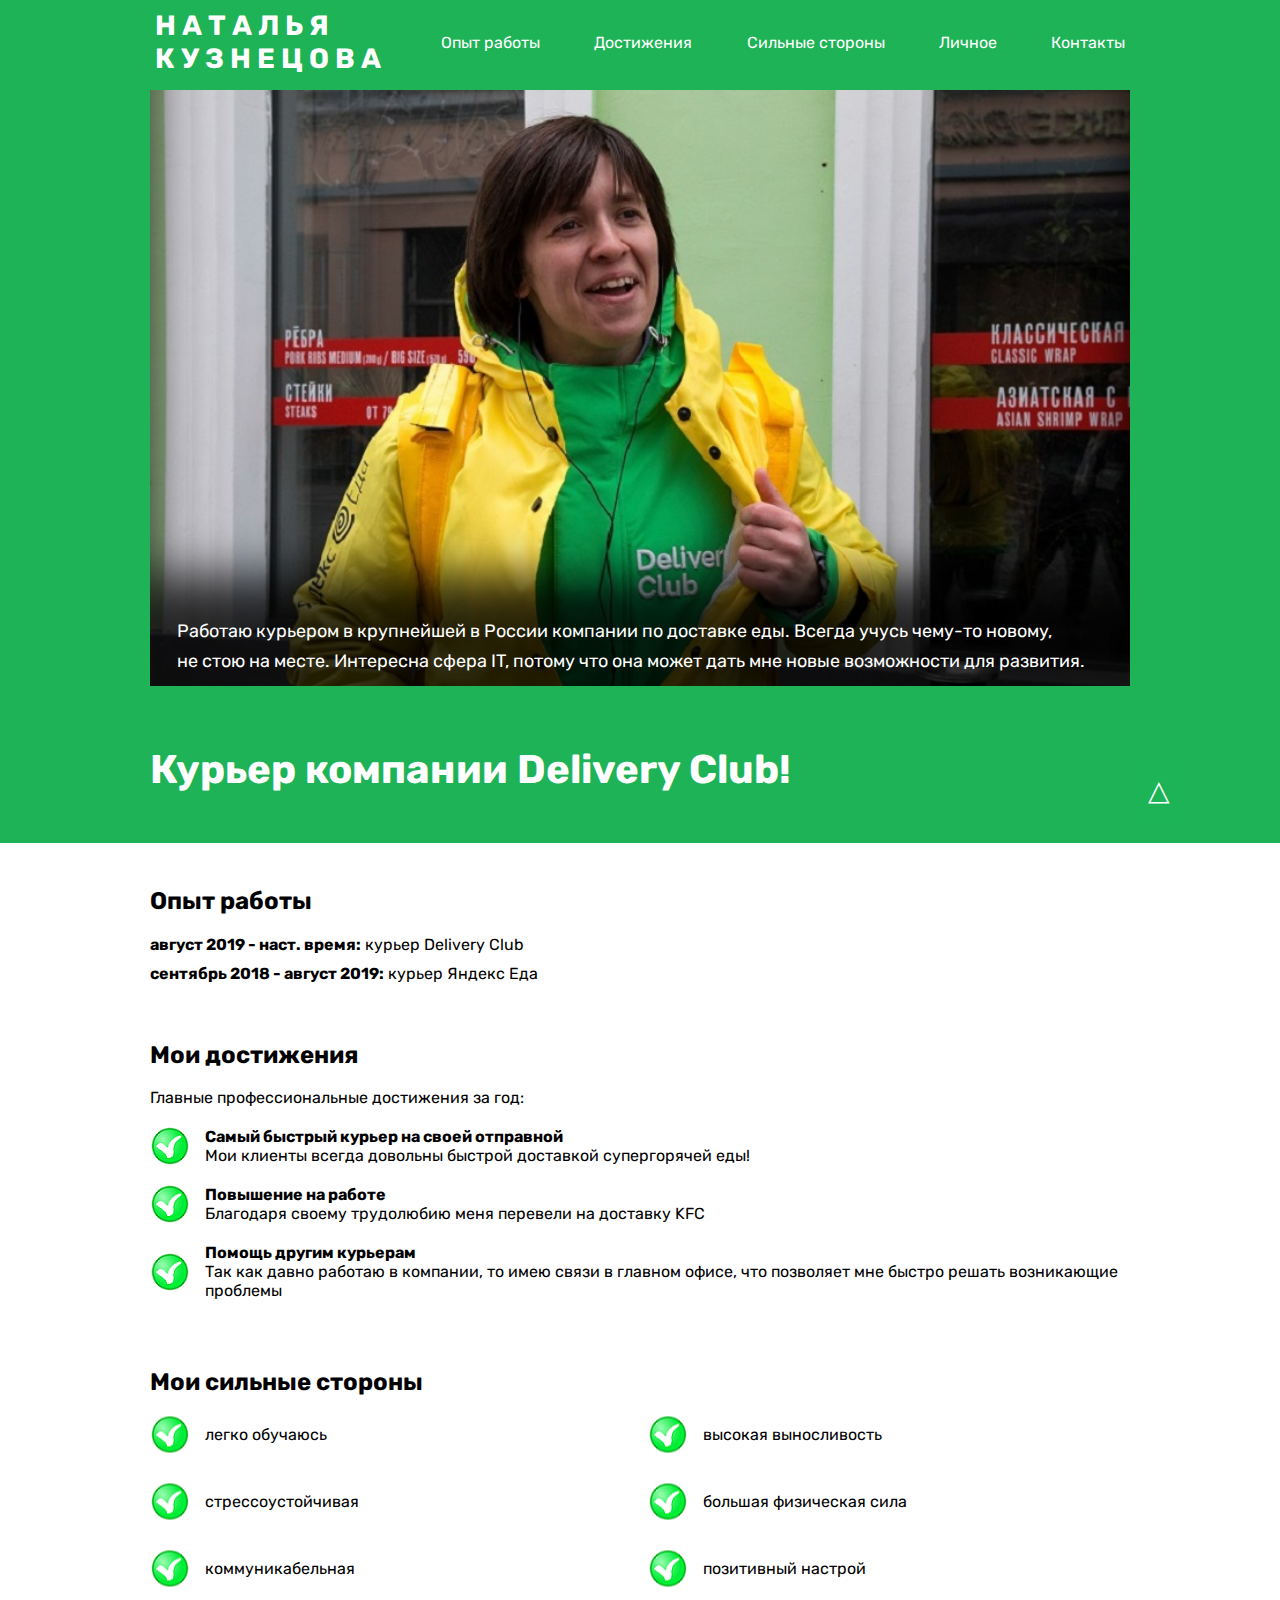
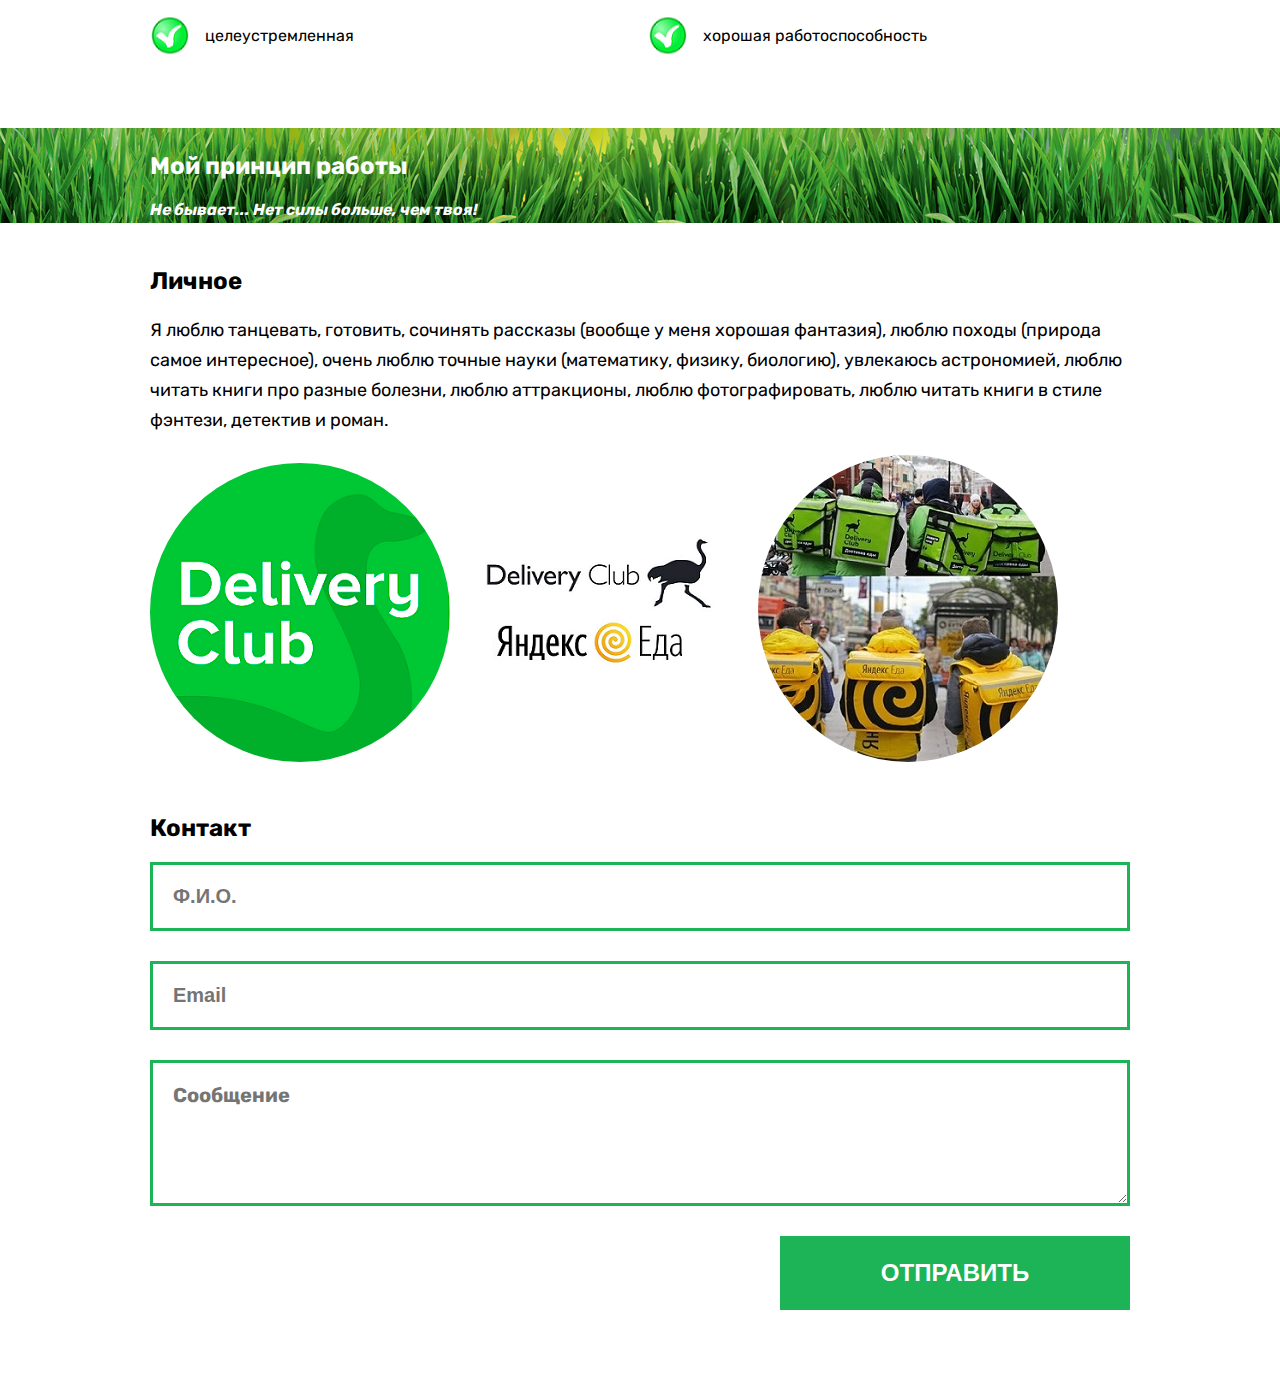
<file: index.html>
<!DOCTYPE html>
<html lang="en">
<head>
  <meta charset="UTF-8">
  <meta http-equiv="X-UA-Compatible" content="IE=edge">
  <meta name="viewport" content="width=device-width, initial-scale=1.0">
  <title>Визитка</title>
  <link rel="preconnect" href="https://fonts.gstatic.com">
  <link href="https://fonts.googleapis.com/css2?family=Rubik&display=swap" rel="stylesheet">
  <link rel="stylesheet" href="css/style.css" />
</head>
<body>
  <div>
      <div class="purple">
          <div class="block1" id="top">
        <ul class="cyan-text nav">
          <li><span class="bold-text cyan-text name-tag">НАТАЛЬЯ <br> КУЗНЕЦОВА</span></li>
          <li><a href="#experience">Опыт работы</a></li>
          <li><a href="#achievments">Достижения</a></li>
          <li><a href="#strong">Сильные стороны</a></li>
          <li><a href="#private">Личное</a></li>
          <li><a href="#contact"> Контакты</a></li>
        </ul>

        <div class="logo-container"></div>

        <p class="white-text paragraph text-overlap">
      Работаю курьером в крупнейшей в России компании по доставке еды. Всегда учусь чему-то новому, <br> не стою на месте. Интересна сфера IT, потому что она может дать мне новые возможности для развития.</p>
        <h1 class="white-text">Курьер компании Delivery Club!</h1> <br>
        </div>
      </div>  
    
   <div class="block1" id="experience">
  <h2>Опыт работы</h2>
    <ol class="exp">
      <li><span class="bold-text">август 2019 - наст. время:</span> курьер Delivery Club</li>
      <li> <span class="bold-text"> сентябрь 2018 - август 2019:</span> курьер Яндекс Еда</li>
    </ol>
    </div>

    <div class="block1" id="achievments">
      <h2>Мои достижения</h2>
      <p> Главные профессиональные достижения за год:</p>
        <ul class="achievements">
          <li> <span class="bold-text">Самый быстрый курьер на своей отправной</span> <br>
            Мои клиенты всегда довольны быстрой доставкой супергорячей еды!
          </li>
          <li> <span class="bold-text">Повышение на работе</span> <br>
            Благодаря своему трудолюбию меня перевели на доставку KFC</li>
          <li> <span class="bold-text">Помощь другим курьерам</span> <br>
            Так как давно работаю в компании, то имею связи в главном офисе, что позволяет мне быстро решать возникающие проблемы</li>
        </ul>
    </div>

    <div class="block1" id="strong">
          <h2>Мои сильные стороны</h2>
          <ul class="str-points">
            <li>легко обучаюсь</li>
            <li>стрессоустойчивая</li>
            <li>коммуникабельная</li>
            <li>целеустремленная</li>
            <li>высокая выносливость</li>
            <li>большая физическая сила</li>
            <li>позитивный настрой</li>
            <li>хорошая работоспособность</li>
          </ul>
      </div>
 
<div class="green-background">
   <div class="block1">
     <h2 class="white-text bold">Мой принцип работы</h2>
       <p class="white-text bold">
       <i>Не бывает... Нет силы больше, чем твоя!</i>
       </p> 
   </div>
</div>


  
  <div class="block1" id="private">
      <h2>Личное</h2>
      <p class="paragraph">
    Я люблю танцевать, готовить, сочинять рассказы (вообще у меня хорошая
    фантазия), люблю походы (природа самое интересное), очень люблю точные науки
    (математику, физику, биологию), увлекаюсь астрономией, люблю читать книги про
    разные болезни, люблю аттракционы, люблю фотографировать, люблю читать книги в
    стиле фэнтези, детектив и роман.
      </p>
      <img class="circle-img" src="img/p1.png" alt="picture 1">
      <img class="circle-img" src="img/p2.png" alt="picture 2">
      <img class="circle-img" src="img/p3.jpg" alt="picture 3">
  </div>

<div class="block1 no-padding-top" id="contact">
    <h2>Контакт</h2>
    <form action="/" method="POST" id="contact-form">
      <input type="text" name="FIO" placeholder="Ф.И.О.">
      <input type="email" name="email" placeholder="Email">
      <textarea name="message" placeholder="Сообщение"></textarea>
      <input type="submit" name="submit" id="submit" value="ОТПРАВИТЬ">
    </form>

    <a class="top" href="#top">&#9651</a>
    <br>
</div>
</div>

</body>
</html>
</file>
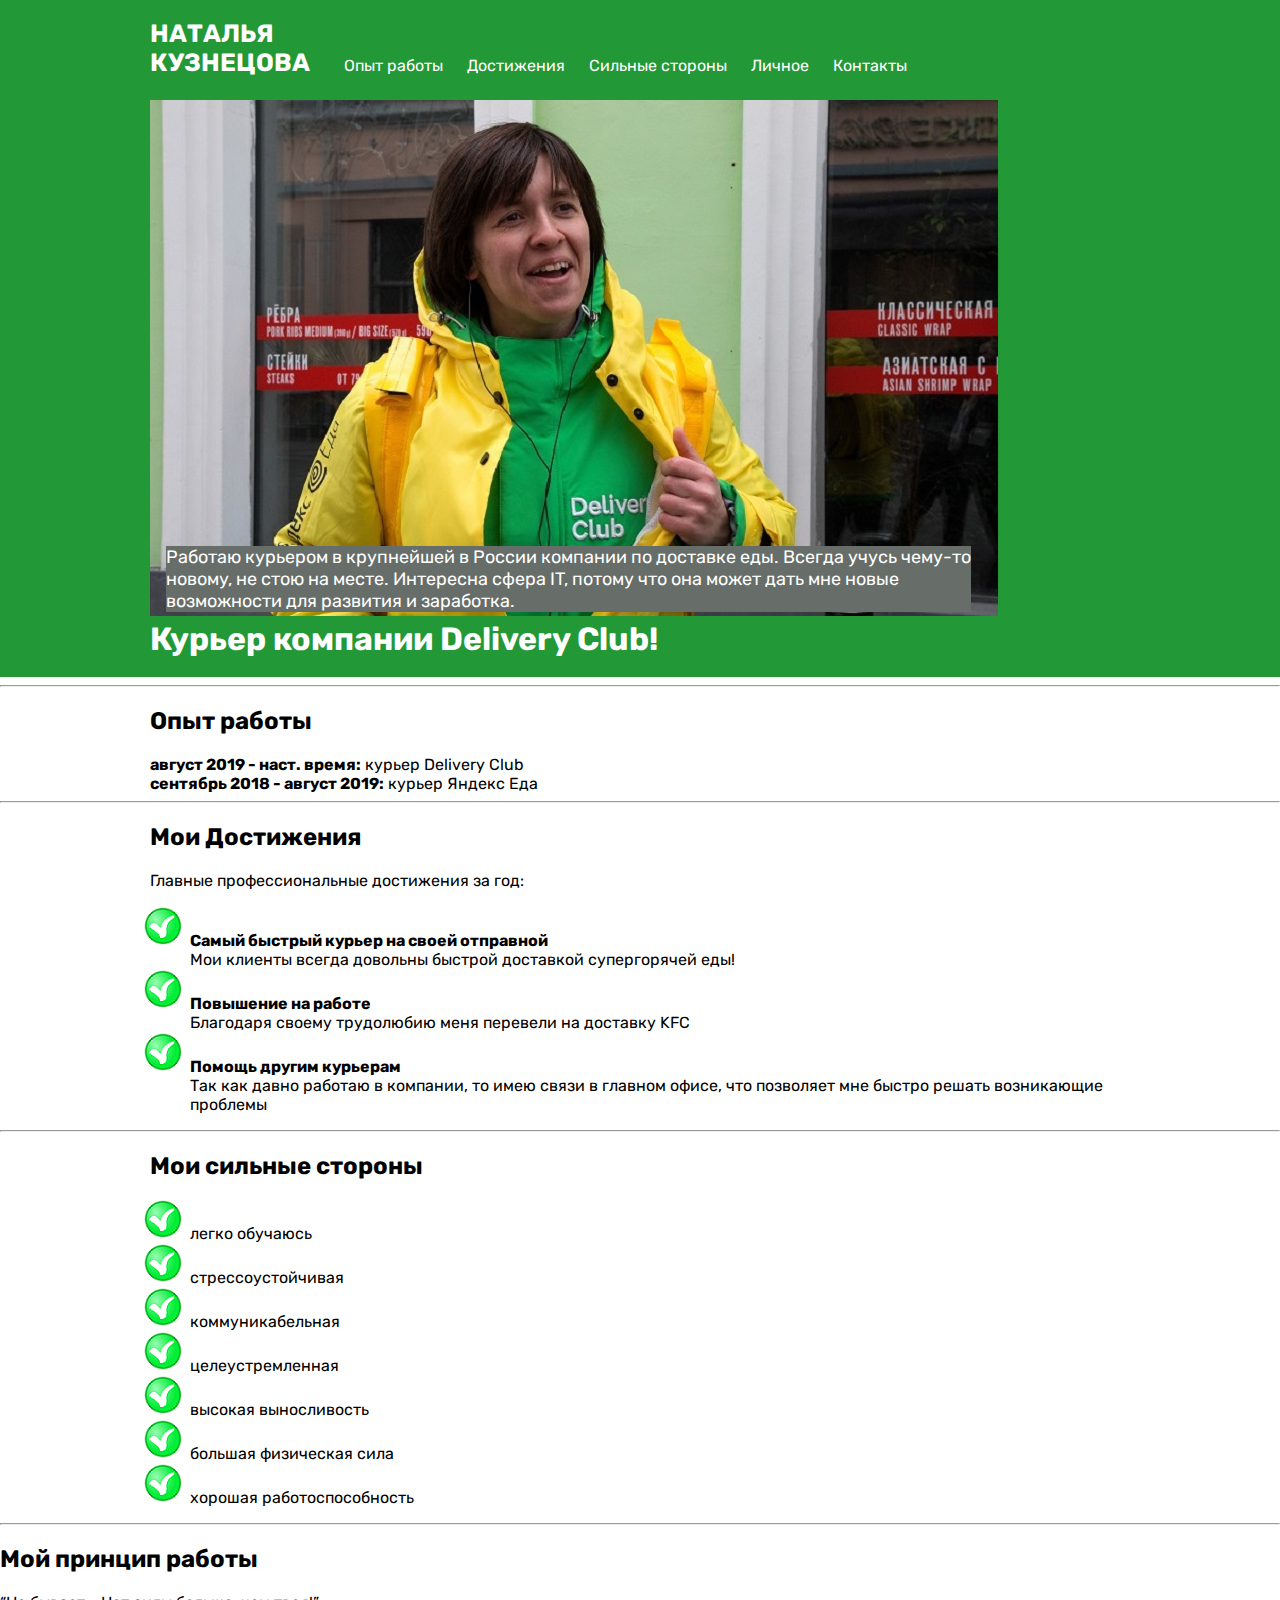
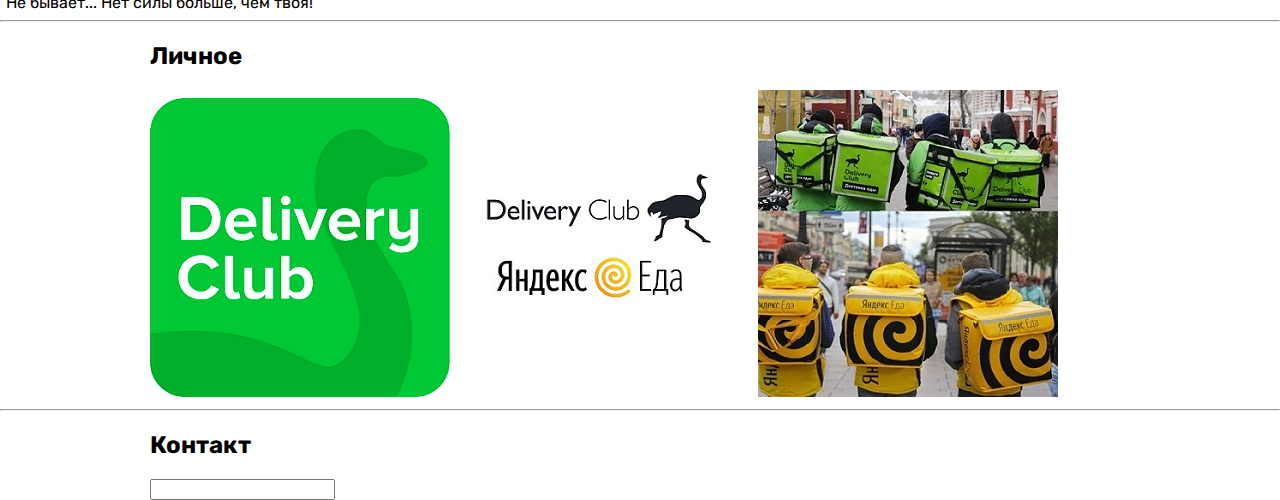
<file: dex2.html>
<!DOCTYPE html>
<html lang="en">

<head>
  <meta charset="UTF-8">
  <meta http-equiv="X-UA-Compatible" content="IE=edge">
  <meta name="viewport" content="width=device-width, initial-scale=1.0">
  <title>Мой вариант визитки</title>
  <link rel="preconnect" href="https://fonts.gstatic.com">
  <link href="https://fonts.googleapis.com/css2?family=Rubik&display=swap" rel="stylesheet">
  <link rel="stylesheet" href="css/st2.css" />
</head>

<body>
  <div>
    <div class="purple">
      <div class="block1">
        <br>
        <div class="inline">
        <p><span class="bold-text cyan-text name">НАТАЛЬЯ <br> КУЗНЕЦОВА</span></p>
        </div>
        <div class="inline">
        <ul class="cyan-text nav">          
          <li>Опыт работы</li>
          <li>Достижения</li>
          <li>Сильные стороны</li>
          <li>Личное</li>
          <li>Контакты</li>
        </ul>
        </div>
        <div class="container">
        <img src="img/93302052_544588899826649_2820451422091345920_n.jpg" alt="Портрет">
        <div class="bottom-left">
        <p class="white-text">
          Работаю курьером в крупнейшей в России компании по доставке еды. Всегда учусь чему-то<br> новому, не стою на
          месте. Интересна сфера IT, потому что она может дать мне новые<br> возможности для развития и заработка.</p>
        </div>
          </div>
        <h1 class="white-text">Курьер компании Delivery Club!</h1> <br>
      </div>
    </div>
    <hr>
    <div class="block1">
      <h2>Опыт работы</h2>
      <ol class="exp">
        <li><span class="bold-text">август 2019 - наст. время:</span> курьер Delivery Club</li>
        <li> <span class="bold-text"> сентябрь 2018 - август 2019:</span> курьер Яндекс Еда</li>
      </ol>
    </div>
    <hr>

    <div class="block1">
      <h2>Мои Достижения</h2>
      <p> Главные профессиональные достижения за год:</p>
      <ul class="achievements">
        <li> <span class="bold-text">Самый быстрый курьер на своей отправной</span> <br>
          Мои клиенты всегда довольны быстрой доставкой супергорячей еды!
        </li>
        <li> <span class="bold-text">Повышение на работе</span> <br>
          Благодаря своему трудолюбию меня перевели на доставку KFC</li>
        <li> <span class="bold-text">Помощь другим курьерам</span> <br>
          Так как давно работаю в компании, то имею связи в главном офисе, что позволяет мне быстро решать возникающие
          проблемы</li>
      </ul>
    </div>
    <hr>

    <div class="block1">
      <h2>Мои сильные стороны</h2>
      <ul class="str-points">
        <li>легко обучаюсь</li>
        <li>стрессоустойчивая</li>
        <li>коммуникабельная</li>
        <li>целеустремленная</li>
        <li>высокая выносливость</li>
        <li>большая физическая сила</li>
        <li>хорошая работоспособность</li>
      </ul>
    </div>
    <hr>


    <h2>Мой принцип работы</h2>
    <p>
      <q>Не бывает... Нет силы больше, чем твоя!</q>
    </p>
    <hr>

    <div class="block1">
      <h2>Личное</h2>
      <p>

      </p>
      <img src="img/p1.png" alt="picture 1">
      <img src="img/p2.png" alt="picture 2">
      <img src="img/p3.jpg" alt="picture 3">
    </div>
    <hr>

    <div class="block1">
      <h2>Контакт</h2>
      <form action="">
        <input type="text" name="" id="">
      </form>
    </div>
  </div>
</body>

</html>
</file>
<file: css/style.css>
html,
body,
p {
  padding: 0;
  margin: 0;
}

body,
li,
p {
  font-family: "Rubik", sans-serif;
}
h1 {
  font-size: 40px;
  margin-top: 0;
}
h2 {
  font-weight: bolder;
}
.bold-text {
  font-weight: bold;
}
.cyan-text {
  color: #fff;
}
.purple {
  background: #1db356;
}
.white-text {
  color: #fff;
}
.block1 {
  width: 980px;
  margin: auto;
  margin-bottom: 20px;
  padding-top: 4px;
  padding-bottom: 4px;
}
.nav {
  list-style: none;
  padding: 0px;
  margin: 0px;
  display: flex;
  justify-content: space-between;
  margin-bottom: 10px;
  align-items: center;
}
.nav li {
  display: inline;
  padding: 0px;
  margin: 5px;
  cursor: pointer;
}

.nav li a {
  text-decoration: none;
  color: #fff;
}
.exp {
  list-style: none;
  padding: 0;
  margin: 0;
}
.exp li {
  margin: 10px 0;
}
.achievements {
  list-style: none;
  padding: 0;
  margin: 20px 0;
}
.achievements li {
  background: url("../icon.png") no-repeat left center;
  padding-left: 55px;
  margin: 20px 0;
}
.str-points {
  list-style: none;
  padding: 0;
  margin: 20px 0;
  column-count: 2;
}
.str-points li {
  background: url("../icon.png") no-repeat left center;
  padding-left: 55px;
  padding-top: 9px;
  padding-bottom: 9px;
  margin: 30px 0;
  margin-top: 0;
}
.logo-img {
  width: 980px;
}
.name-tag {
  font-size: 28px;
  letter-spacing: 6px;
}
.paragraph {
  margin: 20px 0;
  font-size: 18px;
  line-height: 30px;
}
.green-background {
  background-image: url("../img/etusivu-bannerikuva-kevat-1600x400.png");
  background-position: bottom;
  background-size: cover;
}
.circle-img {
  border-radius: 50%;
}
.bold {
  font-weight: bold;
}
#contact-form {
  display: flex;
  flex-direction: column;
  align-items: flex-end;
}
#contact-form input,
#contact-form textarea {
  padding: 20px;
  margin-bottom: 30px;
  font-size: 20px;
  font-weight: bold;
  outline: none;
  width: 934px;
  border: none;
  border: 3px solid #1db457;
}
textarea {
  font-family: "Rubik", sans-serif;
  height: 100px;
}
input#submit {
  width: 350px;
  cursor: pointer;
  background: #1db457;
  color: #fff;
  font-size: 24px;
}
.top {
  text-decoration: none;
  display: inline-block;
  padding: 20px 20px;
  cursor: pointer;
  background: #1db457;
  color: #fff;
  text-align: center;
  font-size: 28px;
  width: 32px;
  height: 32px;
  position: fixed;
  bottom: 74px;
  right: 85px;
}
.logo-container {
  width: 980px;
  height: 596px;
  background-image: url("../img/93302052_544588899826649_2820451422091345920_n.jpg");
  background-size: cover;

  box-shadow: 0px -110px 50px 0px rgba(0, 0, 0, 0.8) inset;
  margin: 0;
}
.text-overlap {
  position: relative;
  padding: 0 27px;
  margin: 0;
  top: -70px;
}
</file>
<file: css/st2.css>
html,
body,
p,
h1 {
  padding: 0;
  margin: 0;
}
body,
li,
p {
  font-family: "Rubik", sans-serif;
}
.bold-text {
  font-weight: bold;
}
.cyan-text {
  color: #fff;
}
.purple {
  background: #229936;
}
.white-text {
  color: #fff;
}
.block1 {
  width: 980px;
  margin: auto;
}
.nav {
  list-style: none;
  padding: 0;
  margin: 5px;
  text-align: center;
  margin-bottom: 25px;
}
.nav li {
  display: inline;
  padding: 5px;
  margin: 5px;
  cursor: pointer;
}

.exp {
  list-style: none;
  padding: 0;
  margin: 0;
}
.achievements {
  list-style-image: url("../icon.png");
}
.str-points {
  list-style-image: url("../icon.png");
}
.inline {
  display: inline-block;
}
.name {
  font-size: 25px;
  margin-right: 15px;
}
.container {
  position: relative;
  color: white;
}
.bottom-left {
  position: absolute;
  bottom: 8px;
  left: 16px;
  background-color: #676e69;
  font-size: 18px;
}
</file>
